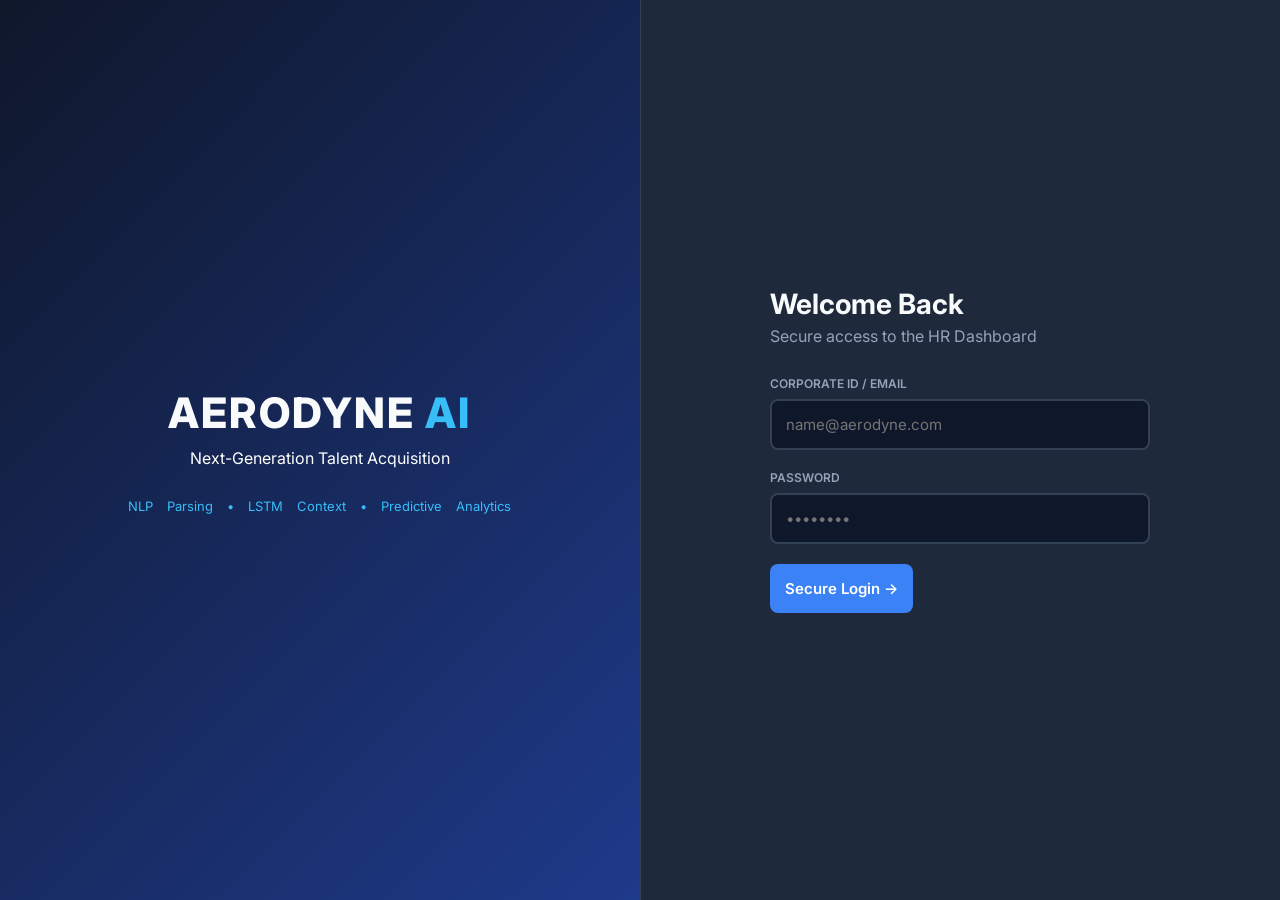
<file: index.html>
<!DOCTYPE html>
<html lang="en">
<head>
    <meta charset="UTF-8">
    <meta name="viewport" content="width=device-width, initial-scale=1.0">
    <title>Aerodyne - AI Talent Acquisition</title>
    <link href="https://fonts.googleapis.com/css2?family=Inter:wght@300;400;500;600;800&display=swap" rel="stylesheet">
    <link rel="stylesheet" href="style.css">
</head>
<body class="login-body">
    <div class="login-container">
        <div class="login-left">
            <div class="brand-showcase fade-in">
                <h1>AERODYNE <span style="color: var(--accent);">AI</span></h1>
                <p>Next-Generation Talent Acquisition</p>
                <div class="tech-stack">
                    <span>NLP Parsing</span> • <span>LSTM Context</span> • <span>Predictive Analytics</span>
                </div>
            </div>
        </div>
        <div class="login-right">
            <div class="login-form-wrapper slide-up">
                <h2>Welcome Back</h2>
                <p class="subtitle">Secure access to the HR Dashboard</p>
                <form id="loginForm">
                    <div class="input-group">
                        <label for="username">Corporate ID / Email</label>
                        <input type="text" id="username" placeholder="name@aerodyne.com" required>
                    </div>
                    <div class="input-group">
                        <label for="password">Password</label>
                        <input type="password" id="password" placeholder="••••••••" required>
                    </div>
                    <button type="submit" class="btn-primary ripple">Secure Login &rarr;</button>
                </form>
            </div>
        </div>
    </div>
    <script src="app.js"></script>
</body>
</html>
</file>
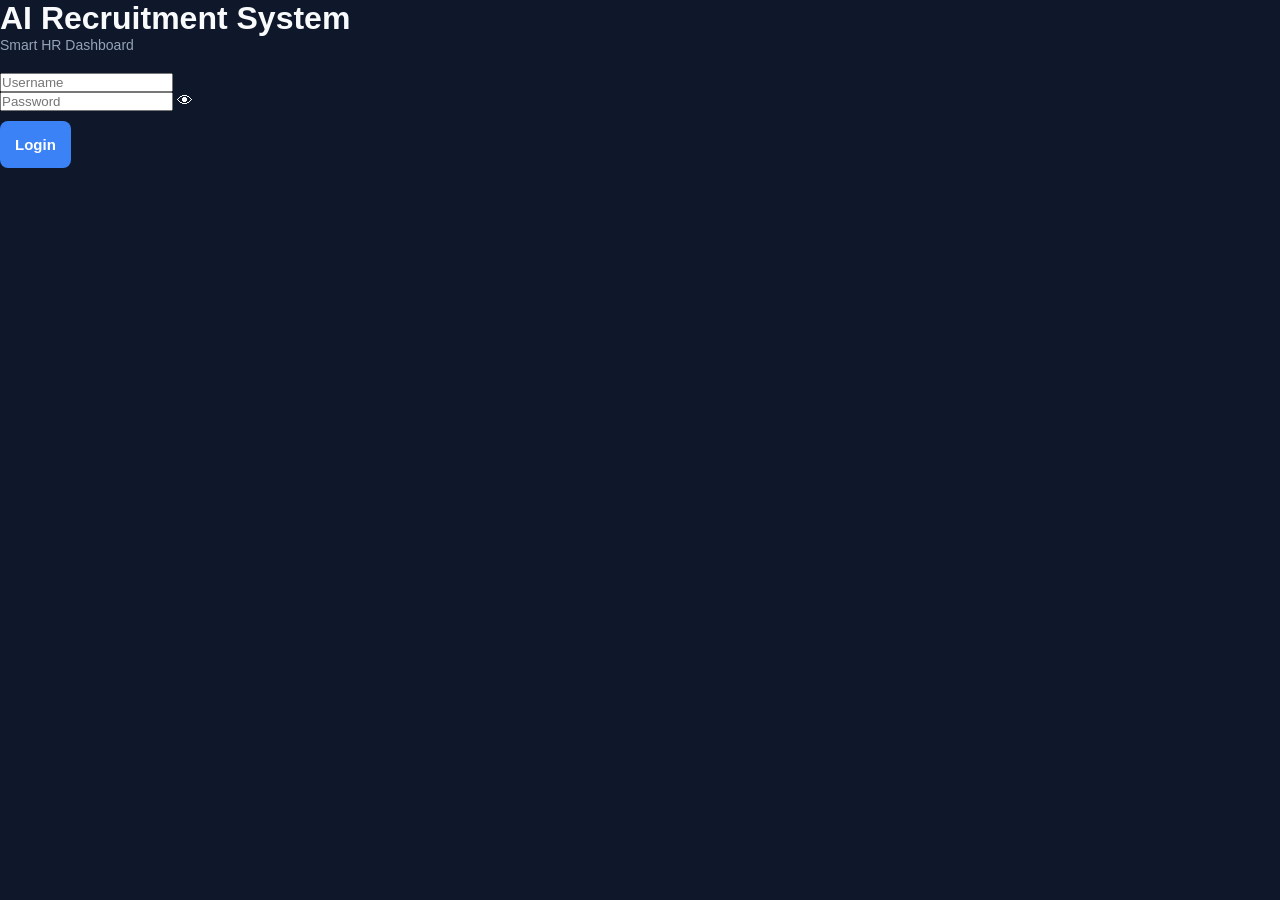
<file: login.html>
<!DOCTYPE html>
<html lang="en">
<head>
    <meta charset="UTF-8">
    <meta name="viewport" content="width=device-width, initial-scale=1.0">
    <title>AI Recruitment Login</title>
    <link rel="stylesheet" href="style.css">
</head>
<body class="login-body">

    <div class="login-card">
        <h1>AI Recruitment System</h1>
        <p style="margin-bottom: 20px; color: #94a3b8; font-size: 14px;">Smart HR Dashboard</p>

        <div class="form-group" style="text-align: left;">
            <input type="text" id="username" placeholder="Username">
        </div>

        <div class="form-group password-box" style="text-align: left;">
            <input type="password" id="password" placeholder="Password">
            <span onclick="togglePassword()">👁</span>
        </div>

        <button class="btn-primary" onclick="login()" style="margin-top: 10px;">Login</button>

        <p id="msg"></p>
    </div>

    <script src="app.js"></script>
</body>
</html>
</file>
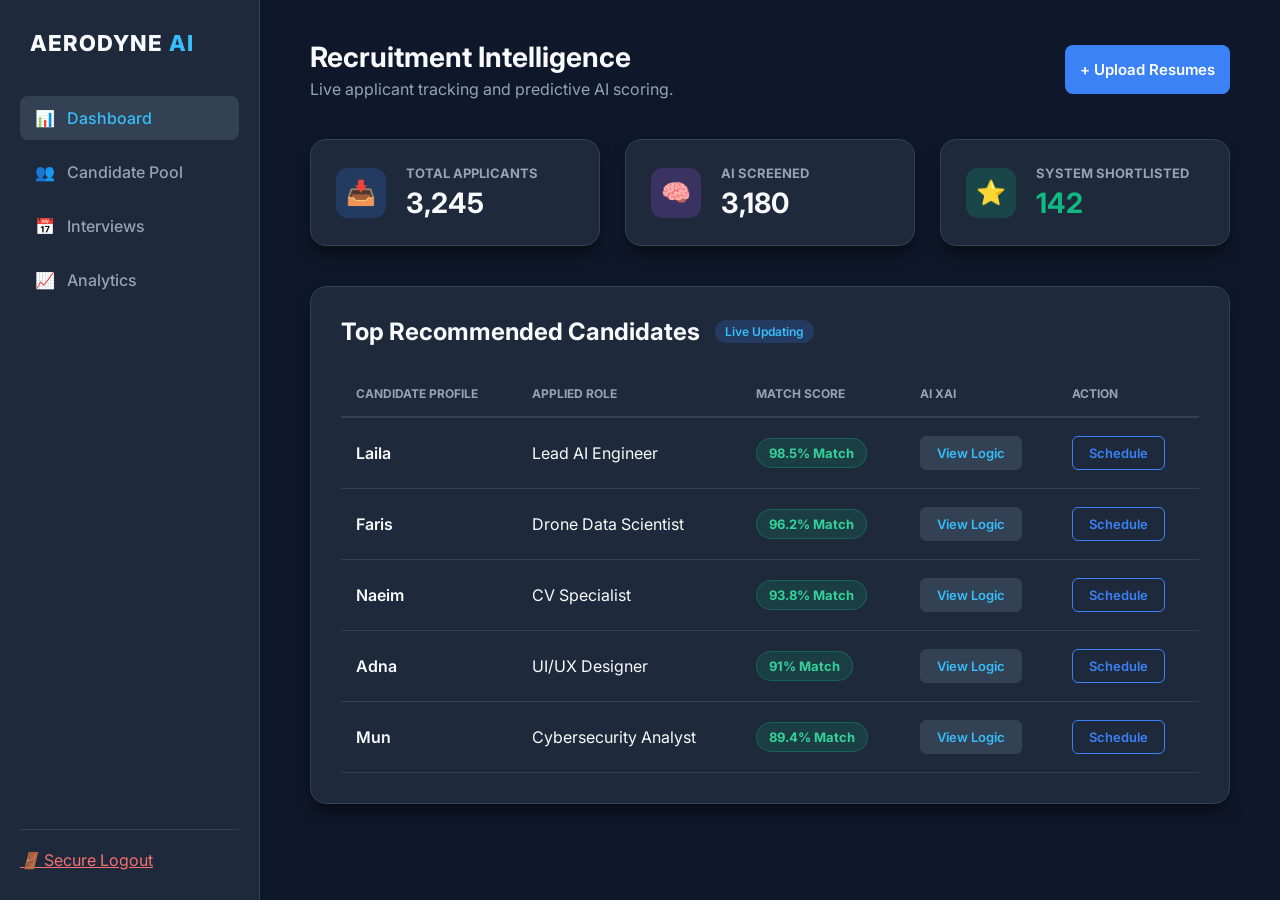
<file: main.html>
<!DOCTYPE html>
<html lang="en">
<head>
    <meta charset="UTF-8">
    <meta name="viewport" content="width=device-width, initial-scale=1.0">
    <title>HR Dashboard - Aerodyne AI</title>
    <link href="https://fonts.googleapis.com/css2?family=Inter:wght@300;400;500;600;700&display=swap" rel="stylesheet">
    <link rel="stylesheet" href="style.css">
</head>
<body class="dashboard-body">
    
    <aside class="sidebar">
        <div class="logo">AERODYNE <span>AI</span></div>
        <nav class="nav-menu">
            <a href="#" class="active" data-target="view-dashboard"><i class="icon">📊</i> Dashboard</a>
            <a href="#" data-target="view-candidates"><i class="icon">👥</i> Candidate Pool</a>
            <a href="#" data-target="view-interviews"><i class="icon">📅</i> Interviews</a>
            <a href="#" data-target="view-analytics"><i class="icon">📈</i> Analytics</a>
        </nav>
        <div class="bottom-nav">
            <a href="#" id="logoutBtn" class="logout"><i class="icon">🚪</i> Secure Logout</a>
        </div>
    </aside>

    <main class="main-content">
        
        <div id="view-dashboard" class="view-section active fade-in">
            <header class="top-header">
                <div class="header-titles">
                    <h1>Recruitment Intelligence</h1>
                    <p>Live applicant tracking and predictive AI scoring.</p>
                </div>
                <button class="btn-primary pulse-btn" id="uploadBtn">
                    + Upload Resumes
                </button>
            </header>

            <div class="metrics-grid">
                <div class="metric-card">
                    <div class="metric-icon blue-icon">📥</div>
                    <div>
                        <h3>Total Applicants</h3>
                        <p class="number">3,245</p>
                    </div>
                </div>
                <div class="metric-card">
                    <div class="metric-icon purple-icon">🧠</div>
                    <div>
                        <h3>AI Screened</h3>
                        <p class="number">3,180</p>
                    </div>
                </div>
                <div class="metric-card highlight-card">
                    <div class="metric-icon green-icon">⭐</div>
                    <div>
                        <h3>System Shortlisted</h3>
                        <p class="number">142</p>
                    </div>
                </div>
            </div>

            <section class="candidate-section">
                <div class="section-header">
                    <h2>Top Recommended Candidates</h2>
                    <span class="badge">Live Updating</span>
                </div>
                <div class="table-container">
                    <table id="candidateTable">
                        <thead>
                            <tr>
                                <th>Candidate Profile</th>
                                <th>Applied Role</th>
                                <th>Match Score</th>
                                <th>AI XAI</th>
                                <th>Action</th>
                            </tr>
                        </thead>
                        <tbody>
                            </tbody>
                    </table>
                </div>
            </section>
        </div>

        <div id="view-candidates" class="view-section hidden fade-in">
            <header class="top-header">
                <div class="header-titles">
                    <h1>Candidate Pool Database</h1>
                    <p>Search and filter all 3,245 applicants.</p>
                </div>
            </header>
            
            <div class="filter-bar">
                <input type="text" placeholder="Search by name, skills, or role..." class="search-input">
                <select class="filter-select"><option>All Roles</option><option>AI Engineer</option><option>Data Scientist</option></select>
                <select class="filter-select"><option>Status: All</option><option>New</option><option>Shortlisted</option></select>
                <button class="btn-primary" style="padding: 10px 20px;">Filter</button>
            </div>

            <section class="candidate-section">
                <table class="full-table">
                    <thead>
                        <tr>
                            <th>Name</th>
                            <th>Role</th>
                            <th>Experience</th>
                            <th>Status</th>
                        </tr>
                    </thead>
                    <tbody>
                        <tr><td><strong>Jason Lee</strong></td><td>Frontend Developer</td><td>4 Years</td><td><span class="status-pill status-new">New</span></td></tr>
                        <tr><td><strong>Sarah Ahmad</strong></td><td>AI Engineer</td><td>2 Years</td><td><span class="status-pill status-review">In Review</span></td></tr>
                        <tr><td><strong>Laila</strong></td><td>Lead AI Engineer</td><td>6 Years</td><td><span class="status-pill status-shortlist">Shortlisted</span></td></tr>
                        <tr><td><strong>Michael Tan</strong></td><td>Data Scientist</td><td>1 Year</td><td><span class="status-pill status-rejected">Rejected</span></td></tr>
                        <tr><td><strong>Faris</strong></td><td>Drone Data Scientist</td><td>5 Years</td><td><span class="status-pill status-shortlist">Shortlisted</span></td></tr>
                        <tr><td><strong>Priya Sharma</strong></td><td>UI/UX Designer</td><td>3 Years</td><td><span class="status-pill status-review">In Review</span></td></tr>
                    </tbody>
                </table>
            </section>
        </div>

        <div id="view-interviews" class="view-section hidden fade-in">
            <header class="top-header">
                <div class="header-titles">
                    <h1>Interview Schedules</h1>
                    <p>Manage upcoming automated Teams/Meet sessions.</p>
                </div>
            </header>
            
            <div class="calendar-grid">
                <div class="schedule-card">
                    <div class="date-badge">Today</div>
                    <div class="time">10:00 AM - 11:00 AM</div>
                    <div class="details">
                        <h4>Laila</h4>
                        <p>Lead AI Engineer - Technical Round</p>
                        <p class="interviewer">Interviewer: Dr. Kazim</p>
                    </div>
                    <button class="btn-action teams-btn">Join Teams Meeting</button>
                </div>

                <div class="schedule-card">
                    <div class="date-badge">Today</div>
                    <div class="time">02:30 PM - 03:30 PM</div>
                    <div class="details">
                        <h4>Faris</h4>
                        <p>Drone Data Scientist - Cultural Fit</p>
                        <p class="interviewer">Interviewer: HR Team</p>
                    </div>
                    <button class="btn-action teams-btn">Join Teams Meeting</button>
                </div>

                <div class="schedule-card">
                    <div class="date-badge" style="background: var(--surface-hover);">Tomorrow</div>
                    <div class="time">11:00 AM - 12:00 PM</div>
                    <div class="details">
                        <h4>Naeim</h4>
                        <p>CV Specialist - Technical Round</p>
                        <p class="interviewer">Interviewer: Eng. Sulthan</p>
                    </div>
                    <button class="btn-action teams-btn" disabled style="opacity: 0.5;">Link Pending</button>
                </div>
            </div>
        </div>

        <div id="view-analytics" class="view-section hidden fade-in">
            <header class="top-header">
                <div class="header-titles">
                    <h1>HR Analytics & Reports</h1>
                    <p>Time-to-hire metrics and pipeline conversion.</p>
                </div>
            </header>
            
            <div class="analytics-grid">
                <div class="chart-card">
                    <h3>Pipeline Conversion Rate</h3>
                    <div class="funnel">
                        <div class="funnel-step" style="width: 100%;">Applied (3,245)</div>
                        <div class="funnel-step" style="width: 80%;">AI Screened (3,180)</div>
                        <div class="funnel-step" style="width: 30%;">Shortlisted (142)</div>
                        <div class="funnel-step" style="width: 10%;">Interviewed (24)</div>
                    </div>
                </div>

                <div class="chart-card">
                    <h3>Time-to-Hire Trend (Days)</h3>
                    <div class="bar-chart">
                        <div class="bar-group"><div class="bar" style="height: 80%;"></div><span>Jan</span></div>
                        <div class="bar-group"><div class="bar" style="height: 75%;"></div><span>Feb</span></div>
                        <div class="bar-group"><div class="bar" style="height: 60%;"></div><span>Mar</span></div>
                        <div class="bar-group"><div class="bar" style="height: 45%; background: var(--success);"></div><span>Apr (AI)</span></div>
                    </div>
                    <p style="margin-top: 15px; color: var(--success); font-size: 13px;">↓ 40% reduction after AI deployment</p>
                </div>
            </div>
        </div>

    </main>

    <div id="xaiModal" class="modal hidden">
        <div class="modal-content glass-effect">
            <div class="modal-header">
                <h2 id="xaiName">Analysis</h2>
                <button class="close-btn" id="closeXaiBtn">&times;</button>
            </div>
            <div class="xai-body">
                <div class="score-circle">
                    <svg viewBox="0 0 36 36" class="circular-chart blue">
                        <path class="circle-bg" d="M18 2.0845 a 15.9155 15.9155 0 0 1 0 31.831 a 15.9155 15.9155 0 0 1 0 -31.831" />
                        <path class="circle" id="xaiSvgScore" stroke-dasharray="0, 100" d="M18 2.0845 a 15.9155 15.9155 0 0 1 0 31.831 a 15.9155 15.9155 0 0 1 0 -31.831" />
                        <text x="18" y="20.35" class="percentage" id="xaiScoreText">0%</text>
                    </svg>
                </div>
                
                <div class="xai-details">
                    <h3>Verified Skills (NLP)</h3>
                    <div id="xaiSkills" class="tags-container"></div>
                    
                    <h3 class="mt-4">Contextual Fit (LSTM)</h3>
                    <p id="xaiContext" class="context-text"></p>
                    
                    <h3 class="mt-4">2-Year Retention Prediction</h3>
                    <div class="progress-container">
                        <div id="xaiRetention" class="progress-bar"></div>
                    </div>
                </div>
            </div>
        </div>
    </div>

    <div id="toast" class="toast hidden">Action Successful</div>

    <script src="app.js"></script>
</body>
</html>
</file>
<file: style.css>
:root {
    /* Dark Theme Variables */
    --primary: #3b82f6; 
    --primary-hover: #60a5fa;
    --accent: #38bdf8; 
    --success: #10b981;
    --warning: #f59e0b;
    --danger: #ef4444;
    --bg-main: #0f172a; 
    --surface: #1e293b; 
    --surface-hover: #334155; 
    --text-dark: #f8fafc; 
    --text-light: #94a3b8; 
    --border: #334155; 
    --shadow: 0 10px 15px -3px rgba(0, 0, 0, 0.5);
}

* { box-sizing: border-box; margin: 0; padding: 0; font-family: 'Inter', sans-serif; }
body { background: var(--bg-main); color: var(--text-dark); overflow-x: hidden; }

/* Animations */
.fade-in { animation: fadeIn 0.4s ease forwards; }
.slide-up { animation: slideUp 0.6s ease forwards; opacity: 0; transform: translateY(20px); }
@keyframes fadeIn { from { opacity: 0; } to { opacity: 1; } }
@keyframes slideUp { to { opacity: 1; transform: translateY(0); } }

/* --- Login Page --- */
.login-body { display: flex; height: 100vh; background: var(--bg-main); }
.login-container { display: flex; width: 100%; }
.login-left { flex: 1; background: linear-gradient(135deg, #0f172a 0%, #1e3a8a 100%); color: white; display: flex; align-items: center; justify-content: center; padding: 40px; text-align: center; border-right: 1px solid var(--border); }
.brand-showcase h1 { font-size: 42px; font-weight: 800; letter-spacing: 2px; margin-bottom: 10px; color: var(--text-dark); }
.tech-stack { margin-top: 30px; font-size: 13px; color: var(--accent); word-spacing: 10px; }
.login-right { flex: 1; display: flex; align-items: center; justify-content: center; padding: 40px; background: var(--surface); }
.login-form-wrapper { width: 100%; max-width: 380px; }
.login-form-wrapper h2 { font-size: 28px; margin-bottom: 5px; color: var(--text-dark); }
.subtitle { color: var(--text-light); margin-bottom: 30px; }
.input-group { margin-bottom: 20px; }
.input-group label { display: block; font-size: 12px; font-weight: 600; color: var(--text-light); text-transform: uppercase; margin-bottom: 8px; }
.input-group input { width: 100%; padding: 14px; border: 2px solid var(--border); background: var(--bg-main); color: var(--text-dark); border-radius: 8px; font-size: 15px; transition: 0.3s; }
.input-group input:focus { border-color: var(--primary); outline: none; box-shadow: 0 0 0 4px rgba(59, 130, 246, 0.2); }
.btn-primary { background: var(--primary); color: white; padding: 15px; border: none; border-radius: 8px; font-size: 15px; font-weight: 600; cursor: pointer; transition: 0.3s; }
.btn-primary:hover { background: var(--primary-hover); transform: translateY(-2px); box-shadow: 0 4px 12px rgba(59, 130, 246, 0.3); }

/* --- Dashboard Layout --- */
.dashboard-body { display: flex; min-height: 100vh; }
.sidebar { width: 260px; background: var(--surface); border-right: 1px solid var(--border); display: flex; flex-direction: column; padding: 30px 20px; z-index: 10; }
.sidebar .logo { font-size: 22px; font-weight: 800; color: var(--text-dark); letter-spacing: 1px; margin-bottom: 40px; padding-left: 10px; }
.sidebar .logo span { color: var(--accent); }
.nav-menu a { display: flex; align-items: center; padding: 12px 15px; color: var(--text-light); text-decoration: none; font-weight: 500; border-radius: 8px; margin-bottom: 10px; transition: 0.2s; }
.nav-menu a.active, .nav-menu a:hover { background: var(--surface-hover); color: var(--accent); }
.nav-menu .icon { margin-right: 12px; font-style: normal; }
.bottom-nav { margin-top: auto; border-top: 1px solid var(--border); padding-top: 20px; }
.logout { color: #f87171 !important; }
.logout:hover { background: rgba(248, 113, 113, 0.1) !important; }

.main-content { flex: 1; padding: 40px 50px; background: var(--bg-main); overflow-y: auto; }
.view-section { display: none; }
.view-section.active { display: block; }
.top-header { display: flex; justify-content: space-between; align-items: center; margin-bottom: 40px; }
.header-titles h1 { font-size: 28px; color: var(--text-dark); }
.header-titles p { color: var(--text-light); margin-top: 5px; }

/* Metrics */
.metrics-grid { display: grid; grid-template-columns: repeat(3, 1fr); gap: 25px; margin-bottom: 40px; }
.metric-card { background: var(--surface); padding: 25px; border-radius: 16px; border: 1px solid var(--border); box-shadow: var(--shadow); display: flex; align-items: center; gap: 20px; transition: transform 0.3s; }
.metric-card:hover { transform: translateY(-3px); border-color: var(--primary); }
.metric-icon { width: 50px; height: 50px; border-radius: 12px; display: flex; align-items: center; justify-content: center; font-size: 24px; }
.blue-icon { background: rgba(59, 130, 246, 0.2); color: #60a5fa; }
.purple-icon { background: rgba(168, 85, 247, 0.2); color: #c084fc; }
.green-icon { background: rgba(16, 185, 129, 0.2); color: #34d399; }
.metric-card h3 { font-size: 13px; color: var(--text-light); text-transform: uppercase; }
.metric-card .number { font-size: 28px; font-weight: 700; color: var(--text-dark); margin-top: 5px; }
.highlight-card .number { color: var(--success); }

/* Table Elements */
.candidate-section { background: var(--surface); border-radius: 16px; border: 1px solid var(--border); padding: 30px; box-shadow: var(--shadow); }
.section-header { display: flex; align-items: center; gap: 15px; margin-bottom: 25px; }
.badge { background: rgba(59, 130, 246, 0.2); color: var(--accent); padding: 4px 10px; border-radius: 20px; font-size: 12px; font-weight: 600; }
table { width: 100%; border-collapse: collapse; }
th { text-align: left; padding: 15px; color: var(--text-light); font-size: 12px; text-transform: uppercase; border-bottom: 2px solid var(--border); }
td { padding: 18px 15px; border-bottom: 1px solid var(--border); vertical-align: middle; color: var(--text-dark); }
.cand-name { font-weight: 600; display: block; }
.score-pill { background: rgba(16, 185, 129, 0.15); border: 1px solid rgba(16, 185, 129, 0.3); color: #34d399; padding: 6px 12px; border-radius: 20px; font-weight: 700; font-size: 13px; display: inline-block;}

/* Buttons */
.btn-xai, .btn-action { border: none; padding: 8px 16px; border-radius: 6px; font-size: 13px; font-weight: 600; cursor: pointer; transition: 0.2s; }
.btn-xai { background: var(--surface-hover); color: var(--accent); border: 1px solid var(--border); }
.btn-xai:hover { background: var(--border); color: white; }
.btn-action { background: transparent; border: 1px solid var(--primary); color: var(--primary); }
.btn-action.invited { background: var(--success); border-color: var(--success); color: var(--bg-main); }
.btn-action:hover:not(.invited) { background: rgba(59, 130, 246, 0.1); }

/* --- NEW COMPONENT STYLES --- */

/* Filter Bar (Candidate Pool) */
.filter-bar { display: flex; gap: 15px; margin-bottom: 25px; }
.search-input { flex: 1; padding: 12px 15px; border-radius: 8px; border: 1px solid var(--border); background: var(--surface); color: var(--text-dark); font-size: 14px; }
.filter-select { padding: 12px 15px; border-radius: 8px; border: 1px solid var(--border); background: var(--surface); color: var(--text-dark); font-size: 14px; outline: none; }
.status-pill { padding: 4px 12px; border-radius: 12px; font-size: 12px; font-weight: 600; }
.status-new { background: rgba(59, 130, 246, 0.2); color: var(--accent); }
.status-review { background: rgba(245, 158, 11, 0.2); color: var(--warning); }
.status-shortlist { background: rgba(16, 185, 129, 0.2); color: var(--success); }
.status-rejected { background: rgba(239, 68, 68, 0.2); color: var(--danger); }

/* Calendar/Schedule Grid (Interviews) */
.calendar-grid { display: grid; grid-template-columns: repeat(auto-fill, minmax(300px, 1fr)); gap: 20px; }
.schedule-card { background: var(--surface); border: 1px solid var(--border); border-radius: 12px; padding: 20px; display: flex; flex-direction: column; gap: 15px; box-shadow: var(--shadow); }
.date-badge { background: var(--primary); color: white; align-self: flex-start; padding: 4px 10px; border-radius: 6px; font-size: 12px; font-weight: 600; }
.time { color: var(--text-light); font-size: 14px; font-weight: 500; }
.details h4 { font-size: 18px; color: var(--text-dark); margin-bottom: 5px; }
.details p { font-size: 14px; color: var(--text-light); }
.interviewer { font-size: 13px !important; color: var(--accent) !important; margin-top: 10px; }
.teams-btn { background: rgba(99, 102, 241, 0.1); border-color: #6366f1; color: #818cf8; text-align: center; }
.teams-btn:hover { background: #6366f1; color: white; }

/* Analytics Grid */
.analytics-grid { display: grid; grid-template-columns: 1fr 1fr; gap: 25px; }
.chart-card { background: var(--surface); border: 1px solid var(--border); border-radius: 12px; padding: 25px; box-shadow: var(--shadow); }
.chart-card h3 { color: var(--text-light); font-size: 14px; text-transform: uppercase; margin-bottom: 20px; border-bottom: 1px solid var(--border); padding-bottom: 10px; }

/* CSS Funnel */
.funnel { display: flex; flex-direction: column; gap: 10px; align-items: center; }
.funnel-step { background: var(--primary); color: white; padding: 10px; text-align: center; border-radius: 4px; font-size: 13px; font-weight: 600; transition: 0.3s; }
.funnel-step:nth-child(2) { background: #2563eb; }
.funnel-step:nth-child(3) { background: #1d4ed8; }
.funnel-step:nth-child(4) { background: var(--success); }

/* CSS Bar Chart */
.bar-chart { display: flex; align-items: flex-end; gap: 20px; height: 200px; padding-top: 20px; border-bottom: 1px solid var(--border); border-left: 1px solid var(--border); padding-left: 10px; }
.bar-group { display: flex; flex-direction: column; align-items: center; justify-content: flex-end; height: 100%; flex: 1; gap: 10px; }
.bar { width: 40px; background: var(--primary); border-radius: 4px 4px 0 0; transition: height 1s ease; }
.bar-group span { color: var(--text-light); font-size: 12px; }

/* --- End New Components --- */

/* Modals & XAI */
.hidden { display: none !important; }
.modal { position: fixed; top: 0; left: 0; width: 100%; height: 100%; background: rgba(15, 23, 42, 0.8); backdrop-filter: blur(8px); display: flex; justify-content: center; align-items: center; z-index: 1000; opacity: 0; animation: fadeIn 0.3s forwards; }
.glass-effect { background: var(--surface); border: 1px solid var(--border); padding: 40px; border-radius: 20px; width: 100%; max-width: 450px; box-shadow: 0 25px 50px -12px rgba(0,0,0,0.5); transform: scale(0.95); animation: scaleUp 0.3s forwards; }
@keyframes scaleUp { to { transform: scale(1); } }
.modal-header { display: flex; justify-content: space-between; align-items: center; margin-bottom: 25px; }
.close-btn { background: none; border: none; font-size: 28px; color: var(--text-light); cursor: pointer; }
.close-btn:hover { color: var(--text-dark); }

/* Circular Progress */
.score-circle { width: 120px; margin: 0 auto 30px auto; }
.circular-chart { display: block; margin: 0 auto; max-width: 100%; max-height: 250px; }
.circle-bg { fill: none; stroke: var(--border); stroke-width: 2.5; }
.circle { fill: none; stroke-width: 2.5; stroke-linecap: round; transition: stroke-dasharray 1s ease-out; }
.blue .circle { stroke: var(--accent); }
.percentage { fill: var(--text-dark); font-family: sans-serif; font-size: 8px; font-weight: bold; text-anchor: middle; }

/* XAI Details */
.mt-4 { margin-top: 25px; }
.xai-details h3 { font-size: 12px; text-transform: uppercase; color: var(--text-light); margin-bottom: 12px; letter-spacing: 1px; }
.tags-container { display: flex; flex-wrap: wrap; gap: 8px; }
.tag { background: rgba(56, 189, 248, 0.15); border: 1px solid rgba(56, 189, 248, 0.3); color: var(--accent); padding: 5px 12px; border-radius: 6px; font-size: 12px; font-weight: 600; }
.context-text { font-size: 14px; color: var(--text-dark); line-height: 1.6; background: var(--bg-main); padding: 15px; border-radius: 8px; border-left: 4px solid var(--accent); }
.progress-container { width: 100%; background: var(--bg-main); border-radius: 10px; height: 10px; overflow: hidden; border: 1px solid var(--border); }
.progress-bar { height: 100%; background: linear-gradient(90deg, var(--primary), var(--accent)); width: 0%; transition: width 1.5s ease-in-out; }

/* Toast */
.toast { position: fixed; bottom: 30px; right: 30px; background: var(--accent); color: var(--bg-main); padding: 15px 25px; border-radius: 8px; box-shadow: 0 10px 15px rgba(0,0,0,0.5); font-weight: 600; transform: translateY(100px); opacity: 0; transition: all 0.4s cubic-bezier(0.68, -0.55, 0.265, 1.55); z-index: 2000; }
.toast.show { transform: translateY(0); opacity: 1; }
</file>
